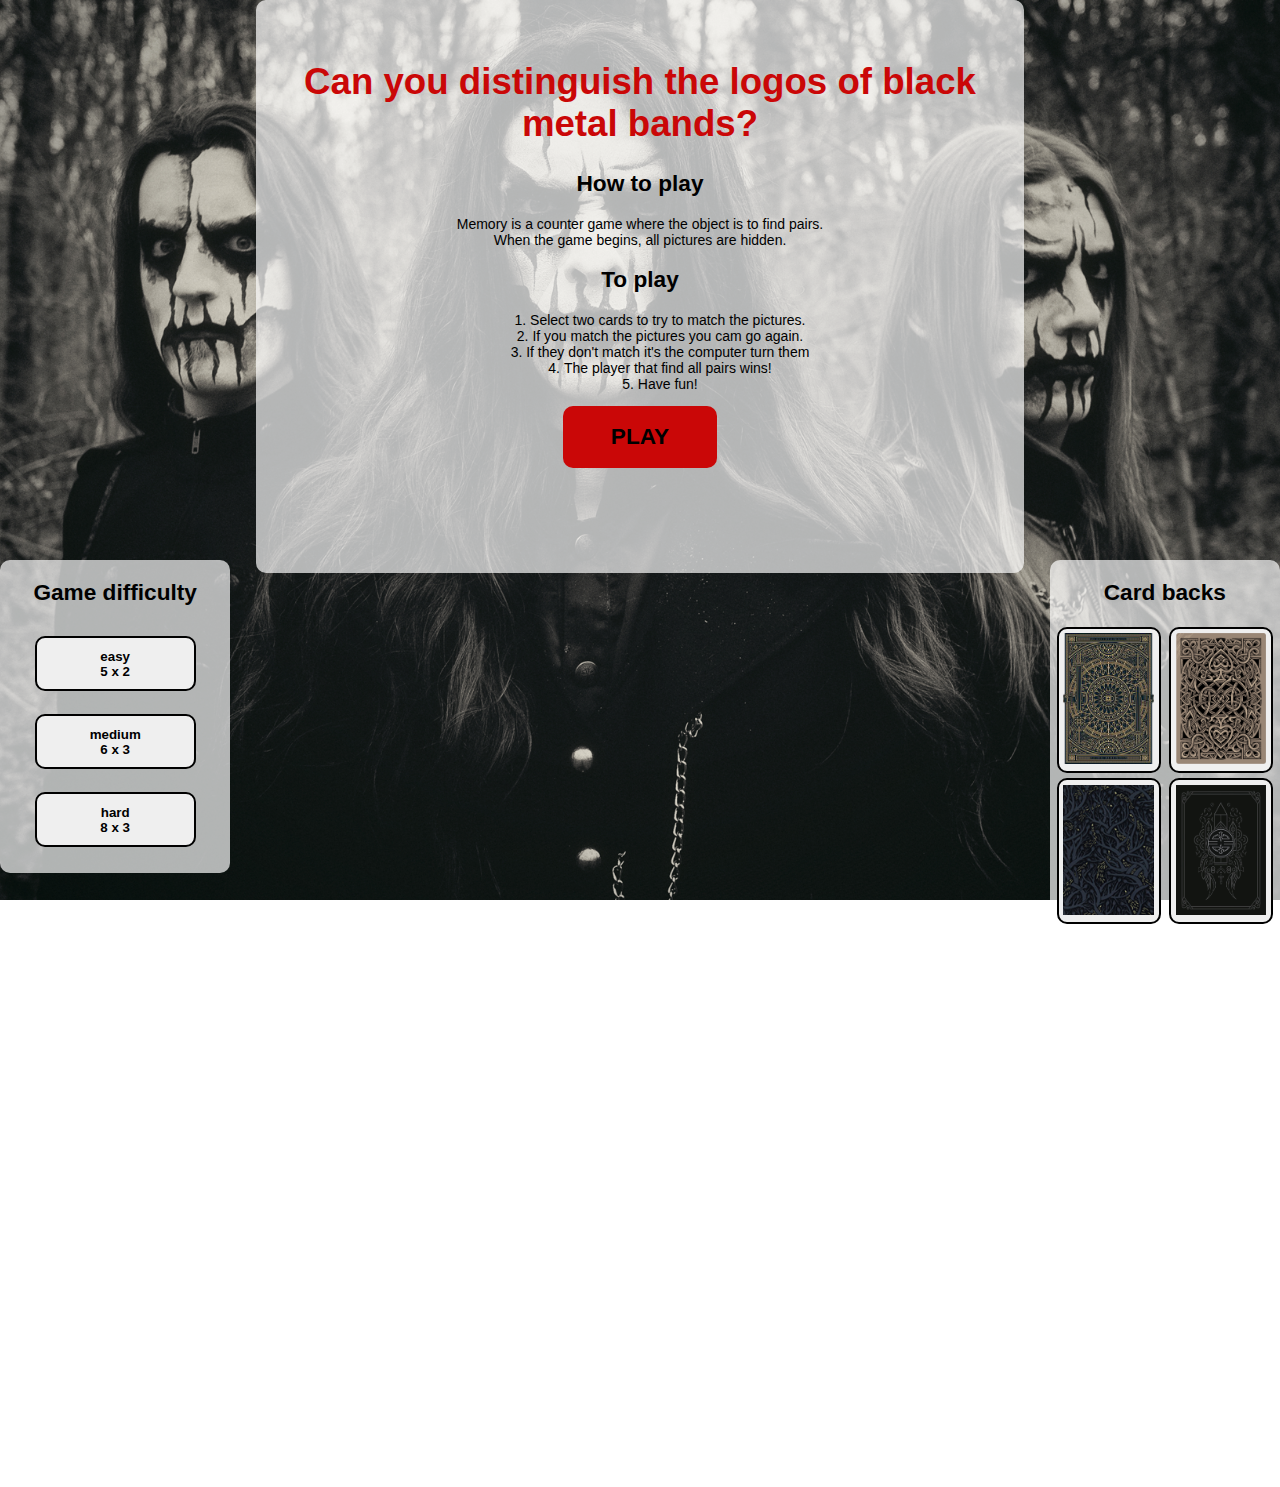
<file: index.html>
<!DOCTYPE html>
<html lang="en">
<head>
  <title>Match-match game</title>
  <link href="css/style.css" rel="stylesheet">
  <meta charset="utf-8">
  <link rel="icon" type="image/png" href="img/icon.png" />
</head>
<body>
  <div class="wrapper">
    <aside class="difficulty">
      <h2>Game difficulty</h2>
      <ul>
        <li><button>easy<br>5 x 2</button></li>
        <li><button>medium<br>6 x 3</button></li>
        <li><button>hard<br>8 x 3</button></li>
      </ul>
    </aside>
    <aside class="backs">
      <h2>Card backs</h2>
      <button class="checked"><img src="img/backs/back1.png" alt="Card back 1"></button>
      <button><img src="img/backs/back2.png" alt="Card back 2"></button>
      <button><img src="img/backs/back3.png" alt="Card back 3"></button>
      <button><img src="img/backs/back4.png" alt="Card back 4"></button>
    </aside>
    <section>
      <h1>Can you distinguish the logos of black metal bands?</h1>
      <h2>How to play</h2>
      <p>Memory is a counter game where the object is to find pairs.<br>When the game begins, all pictures are hidden.</p>
      <h2>To play</h2>
      <ol>
        <li>Select two cards to try to match the pictures.</li>
        <li>If you match the pictures you cam go again.</li>
        <li>If they don't match it's the computer turn them</li>
        <li>The player that find all pairs wins!</li>
        <li>Have fun!</li>
      </ol>
      <button id="showForm">PLAY</button>    
    </section>
    <form>
      <h2>Tell us about yourself</h2>
      <input name="FirstName" type="text" placeholder="First Name" size="25" maxlength="30" value="" autofocus>
      <input name="LastName" type="text" placeholder="Last Name" size="25" maxlength="30" value="" />
      <input name="email" type="email" placeholder="Email" size="25" maxlength="30" value="" />
      <a href="game.html">PLAY</a>
    </form>
  </div>
  <script src="js/script.js"></script>
</body>
</file>
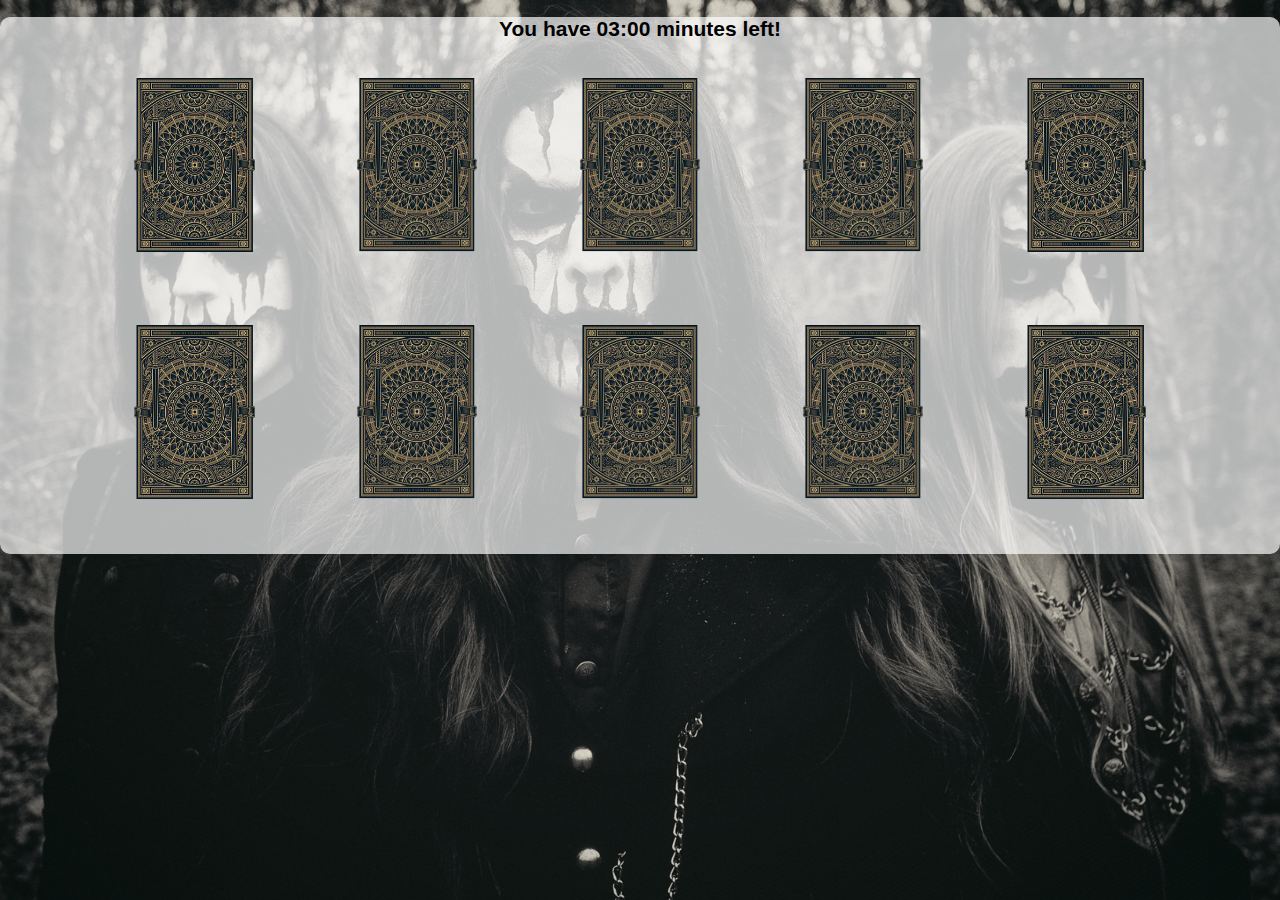
<file: game.html>
<!DOCTYPE html>
<html lang="en">
<head>
  <title>Match-match game</title>
  <link href="css/game.css" rel="stylesheet">
  <meta charset="utf-8">
  <link rel="icon" type="image/png" href="img/icon.png" />
</head>
<body>
  <div class="wrapper">
    <h2>You have <span id="time">03:00</span> minutes left!</h2>
    <section class="message">
      <h2 class="win">Congratulations!</h2>
      <h2 class="lose">Maybe next time!</h2>
      <section class=records>
        <h2>Records</h2>
        <ol>
          <li></li>
          <li></li>
          <li></li>
          <li></li>
          <li></li>
          <li></li>
          <li></li>
          <li></li>
          <li></li>
          <li></li>
      </ol>
      </section>
      <a href="game.html">PLAY AGAIN</a>
      <a href="index.html">GO TO MAIN MENU</a>
    </section>
  </div>
  <script src="js/game.js"></script>
</body>
</file>
<file: css/style.css>
html {
  font-size: 14px;
}

body {
  margin: 0;
  background: url("../img/menu_background.png") no-repeat;
  background-attachment: fixed;
  background-position: center;
  background-size: cover;
}

.wrapper {
  font-family: Arial, Helvetica, sans-serif;
  width: 100%;
  height: fit-content;
}

section {
  display: block;
  position: relative;
  top:60%;
  background: rgba(255, 255, 255, 0.685);
  padding: 2.618rem 0;  
  margin: 0 auto;
  text-align: center;
  border-radius: 10px;
  width: 60%;
  /*!!!!!!!!!!!!!!!!!!!!!!!!!!!!!!!!!!!!!!!!!!!!!!!!!!!!!!!!!!!!!!!!!!!!!!!!!!!!!!!!!!!!!!!!!*/
  height: 50%;
  min-height: 500px;
}

h1 {
  font-size: 2.618rem;
  display: block;
  color: rgb(202, 7, 7);
}

h2, a {
  font-size: 1.618rem;
}

p, li {
  font-size: 1rem;
}

ol, ul {
  list-style-position: inside;
}

button {
  font-weight: bold;
  padding: 2%;
  font-family: Arial, Helvetica, sans-serif;
  border-style: solid;
}

a, .submit {
  display: inline-block;
  position: relative;
  top: 55%;
  color: black;
  border-radius: 10px;
  font-weight: bold;
  margin: 2% auto;
  height: 5%;
  width: 20%;
  background: rgb(202, 7, 7);
  padding: 2%;
}

aside {
  margin: 40rem 0;
  width: 18%;
  text-align: center;
  border-radius: 10px;
  background: rgba(255, 255, 255, 0.685);
  min-height: 30%;
}

aside:nth-child(odd) {
  float: left;
}

aside:nth-child(even) {
  float: right;
}

aside button {
  width: 45%;
  margin: 1%;
  border-radius: 10px;
}

.difficulty button {
  width: 70%;
  height: 55px;
  margin: 5% 1%;
}

ul {
  list-style-type: none;
  padding: 0;
}

aside img {
  width: 100%;
  height: auto;
}

aside li {
  margin: 0 auto;
}

aside button:focus {
  outline-color: rgb(202, 7, 7);
}

section button {
  font-size: 1.618rem;
  border-radius: 10px;
  width: 20%;
  background: rgb(202, 7, 7);
  border-color: rgba(202, 7, 7, .7);
}

section button:focus {
  outline-style: none;
}

form {
  visibility: hidden;
  left: 20%;
  position: absolute;
  display: block;
  top:60%;
  background: rgb(255, 255, 255);
  padding: 2.618rem 0;  
  margin: 0 auto;
  text-align: center;
  border-radius: 10px;
  width: 60%;
  height: 50%;
  min-height: 500px;
}

.visible {
  visibility: visible;
}

input {
  text-align: center;
  display: inline-block;
  height: 2rem;
  width: 38%;
  margin: 2.5rem 20%;
  border-radius: 10px;
  border-style: outset;
}

input:focus {
  border-style: inset;
  outline: none;
}
</file>
<file: css/game.css>
html {
  font-size: 14px;
}

body {
  height: 100%;
  width: 100%;
  margin: 0;
  background: url("../img/menu_background.png") no-repeat;
  background-attachment: fixed;
  background-position: center;
  background-size: cover;
}

.wrapper {
  background: rgba(255, 255, 255, 0.685);
  text-align: center;
  border-radius: 10px;  
  font-family: Arial, Helvetica, sans-serif;
  width: 100%;
  height: fit-content;
}

.container {
  display: inline-block;
  width:9.4%;
  height: 206px;
  position: relative;
  perspective: 800px; 
}

.difficulty0 {
  margin: 1.5% 4%;
}

.difficulty1 {
  margin: 1.5% 3%;
}

.difficulty2 {
  margin: 1.5% 1%;
}

.card {
  opacity: 1;
  width: 100%;
  height: 100%;
  position: absolute;
  transform-style: preserve-3d;
  transition: transform 1s, opacity 0.3s, visibility 0.3s linear 0.3s;
}

.hidden {
  opacity: 0;
  visibility: hidden;
  transition-delay: 0.3s;
}

.card figure {
  margin: 0;
  display: block;
  position: absolute;
  width: 100%;
  height: 100%;
  backface-visibility: hidden;
}


.card .front0 {
  background: url(../img/cards/card1.png) no-repeat black;
  background-size: contain;
  transform: rotateY( 180deg );
}

.card .front1 {
  background: url(../img/cards/card2.png) no-repeat black;
  background-size: contain;
  transform: rotateY( 180deg );
}

.card .front2 {
  background: url(../img/cards/card3.png) no-repeat black;
  background-size: contain;
  transform: rotateY( 180deg );
}

.card .front3 {
  background: url(../img/cards/card4.png) no-repeat black;  
  background-size: contain;
  transform: rotateY( 180deg );
}

.card .front4 {
  background: url(../img/cards/card5.png) no-repeat black;  
  background-size: contain;
  transform: rotateY( 180deg );
}

.card .front5 {
  background: url(../img/cards/card6.png) no-repeat black;
  background-size: contain;
  transform: rotateY( 180deg );
}

.card .front6 {
  background: url(../img/cards/card7.png) no-repeat black;
  background-size: contain;
  transform: rotateY( 180deg );
}

.card .front7 {
  background: url(../img/cards/card8.png) no-repeat black;
  background-size: contain;
  transform: rotateY( 180deg );
}

.card .front8 {
  background: url(../img/cards/card9.png) no-repeat black;
  background-size: contain;
  transform: rotateY( 180deg );
}

.card .front9 {
  background: url(../img/cards/card10.png) no-repeat black;
  background-size: contain;
  transform: rotateY( 180deg );
}

.card .front10 {
  background: url(../img/cards/card11.png) no-repeat black;
  background-size: contain;
  transform: rotateY( 180deg );
}

.card .front11 {
  background: url(../img/cards/card12.png) no-repeat black;
  background-size: contain;
  transform: rotateY( 180deg );
}

.card .back0 {
  background: url(../img/backs/back1.png) no-repeat;
  background-size: contain;
}

.card .back1 {
  background: url(../img/backs/back2.png) no-repeat;
  background-size: contain;
}

.card .back2 {
  background: url(../img/backs/back3.png) no-repeat;
  background-size: contain;
}

.card .back3 {
  background: url(../img/backs/back4.png) no-repeat;
  background-size: contain;
}

.card.flipped {
  transform: rotateY( 180deg );
}

.message {
  position: absolute;
  margin:0 auto;
  width: 100%;
  visibility: hidden;
  text-align: center;
}

.message h2 {
  text-align: center;
}

.records {
  min-width: fit-content;
  width:5%;
  margin: 2% auto;
  text-align: left;
}

.win {
  visibility: hidden;
}

.lose {
  visibility: hidden;
}

.show {
  visibility: visible;
}

ol {
  padding: 0;
}

li {
  list-style-position: inside;
  font-size: 1.2rem;
}

a {
  display: inline-block;
  position: relative;
  top: 55%;
  color: black;
  border-radius: 10px;
  font-weight: bold;
  margin: 2% 12.5%;
  height: 5%;
  width: 20%;
  background: rgb(202, 7, 7);
  padding: 2%;
}
</file>
